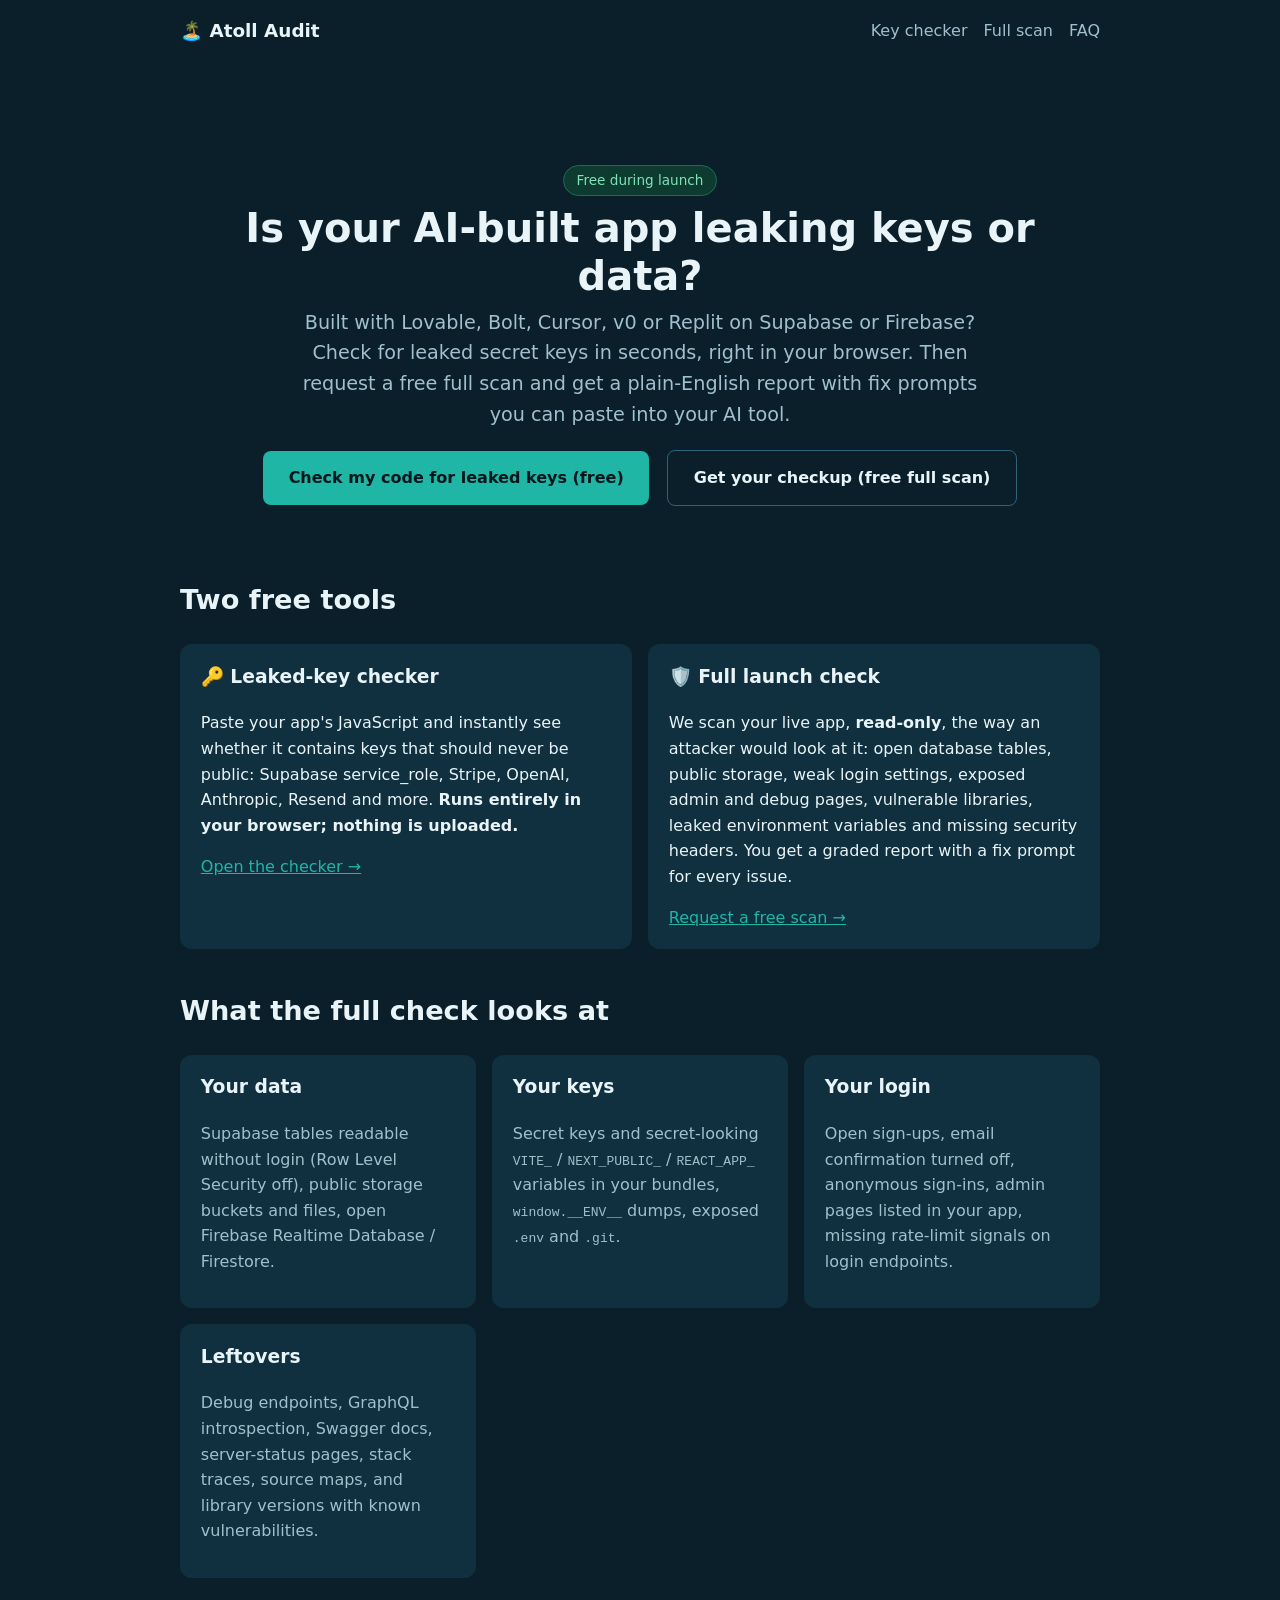
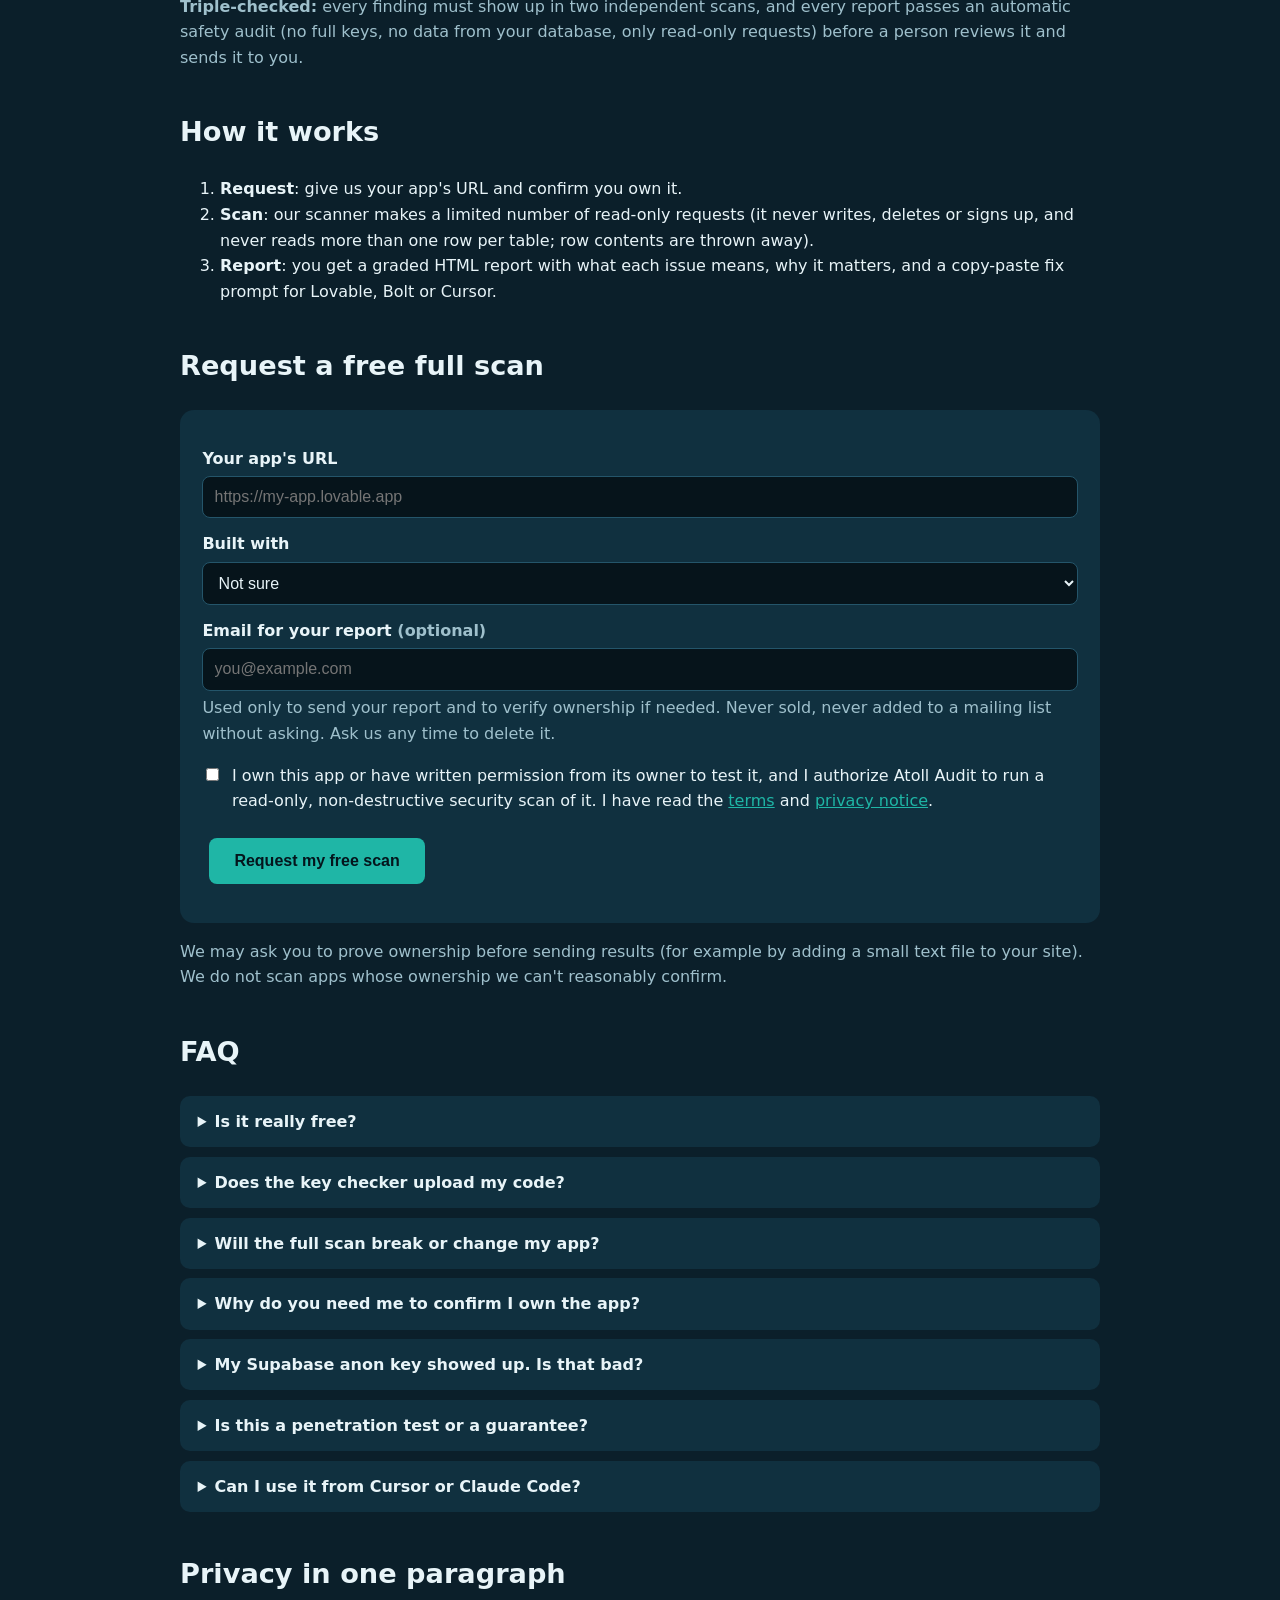
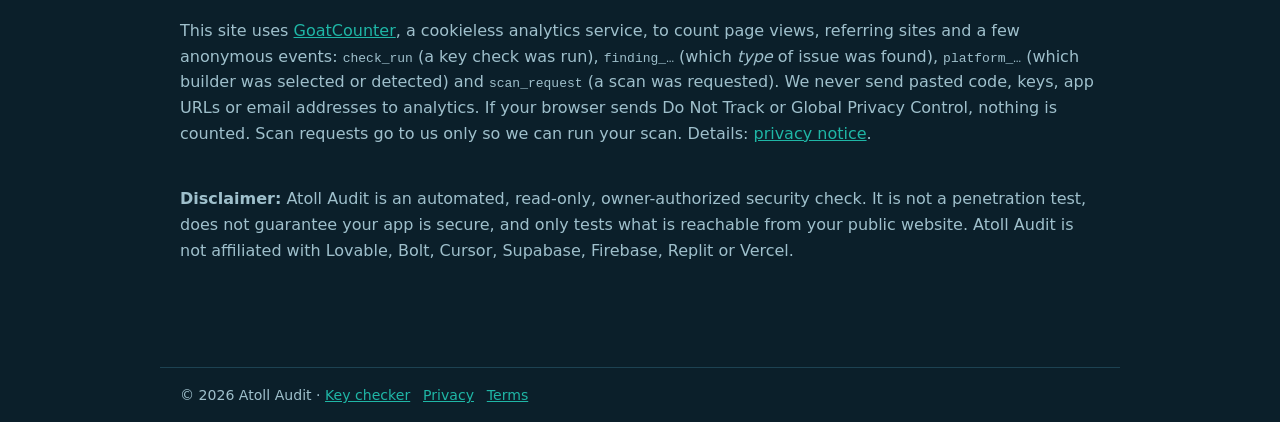
<file: index.html>
<!doctype html>
<html lang="en">
<head>
<meta charset="utf-8">
<meta name="viewport" content="width=device-width,initial-scale=1">
<title>Atoll Audit · Free security check for apps built with Lovable, Bolt &amp; Cursor</title>
<meta name="description" content="Free leaked-key checker and free read-only security scan for apps built with AI coding tools on Supabase or Firebase. Plain-English fixes you can paste into your AI tool.">
<meta name="referrer" content="strict-origin-when-cross-origin">
<link rel="stylesheet" href="site.css">
<script src="config.js"></script>
<script src="analytics.js"></script>
</head>
<body>
<nav><a class="brand" href="index.html">🏝️ Atoll Audit</a><span class="links"><a href="checker/index.html">Key checker</a><a href="#request">Full scan</a><a href="#faq">FAQ</a></span></nav>
<main>
<section class="hero">
  <span class="badge">Free during launch</span>
  <h1>Is your AI-built app leaking keys or data?</h1>
  <p>Built with Lovable, Bolt, Cursor, v0 or Replit on Supabase or Firebase? Check for leaked secret keys in seconds, right in your browser. Then request a free full scan and get a plain-English report with fix prompts you can paste into your AI tool.</p>
  <a class="btn" href="checker/index.html">Check my code for leaked keys (free)</a>
  <a class="btn ghost" href="#request">Get your checkup (free full scan)</a>
</section>

<section>
  <h2>Two free tools</h2>
  <div class="grid">
    <div class="card"><h3>🔑 Leaked-key checker</h3><p>Paste your app's JavaScript and instantly see whether it contains keys that should never be public: Supabase service_role, Stripe, OpenAI, Anthropic, Resend and more. <b>Runs entirely in your browser; nothing is uploaded.</b></p><a href="checker/index.html">Open the checker →</a></div>
    <div class="card"><h3>🛡️ Full launch check</h3><p>We scan your live app, <b>read-only</b>, the way an attacker would look at it: open database tables, public storage, weak login settings, exposed admin and debug pages, vulnerable libraries, leaked environment variables and missing security headers. You get a graded report with a fix prompt for every issue.</p><a href="#request">Request a free scan →</a></div>
  </div>
</section>

<section>
  <h2>What the full check looks at</h2>
  <div class="grid">
    <div class="card"><h3>Your data</h3><p class="muted">Supabase tables readable without login (Row Level Security off), public storage buckets and files, open Firebase Realtime Database / Firestore.</p></div>
    <div class="card"><h3>Your keys</h3><p class="muted">Secret keys and secret-looking <code>VITE_</code> / <code>NEXT_PUBLIC_</code> / <code>REACT_APP_</code> variables in your bundles, <code>window.__ENV__</code> dumps, exposed <code>.env</code> and <code>.git</code>.</p></div>
    <div class="card"><h3>Your login</h3><p class="muted">Open sign-ups, email confirmation turned off, anonymous sign-ins, admin pages listed in your app, missing rate-limit signals on login endpoints.</p></div>
    <div class="card"><h3>Leftovers</h3><p class="muted">Debug endpoints, GraphQL introspection, Swagger docs, server-status pages, stack traces, source maps, and library versions with known vulnerabilities.</p></div>
  </div>
  <p class="muted"><b>Triple-checked:</b> every finding must show up in two independent scans, and every report passes an automatic safety audit (no full keys, no data from your database, only read-only requests) before a person reviews it and sends it to you.</p>
</section>

<section>
  <h2>How it works</h2>
  <ol>
    <li><b>Request</b>: give us your app's URL and confirm you own it.</li>
    <li><b>Scan</b>: our scanner makes a limited number of read-only requests (it never writes, deletes or signs up, and never reads more than one row per table; row contents are thrown away).</li>
    <li><b>Report</b>: you get a graded HTML report with what each issue means, why it matters, and a copy-paste fix prompt for Lovable, Bolt or Cursor.</li>
  </ol>
</section>

<section id="request">
  <h2>Request a free full scan</h2>
  <form id="scan-form" novalidate>
    <label for="app_url">Your app's URL</label>
    <input id="app_url" name="app_url" type="url" placeholder="https://my-app.lovable.app" required>
    <label for="platform">Built with</label>
    <select id="platform" name="platform">
      <option value="unknown">Not sure</option><option value="lovable">Lovable</option><option value="bolt">Bolt</option><option value="cursor">Cursor</option>
      <option value="replit">Replit</option><option value="v0">v0</option><option value="other">Other</option>
    </select>
    <label for="email">Email for your report <span class="muted">(optional)</span></label>
    <input id="email" name="email" type="email" placeholder="you@example.com" autocomplete="email">
    <p class="muted" style="margin:.3rem 0 0">Used only to send your report and to verify ownership if needed. Never sold, never added to a mailing list without asking. Ask us any time to delete it.</p>
    <input class="hp" type="text" name="company_website" tabindex="-1" autocomplete="off" aria-hidden="true">
    <label class="check"><input type="checkbox" id="owns_app" name="owns_app" value="yes" required>
      <span>I own this app or have written permission from its owner to test it, and I authorize Atoll Audit to run a read-only, non-destructive security scan of it. I have read the <a href="terms.html">terms</a> and <a href="privacy.html">privacy notice</a>.</span></label>
    <button class="btn" type="submit">Request my free scan</button>
    <div id="form-msg" aria-live="polite" style="margin-top:1rem"></div>
  </form>
  <p class="muted">We may ask you to prove ownership before sending results (for example by adding a small text file to your site). We do not scan apps whose ownership we can't reasonably confirm.</p>
</section>

<section id="faq">
  <h2>FAQ</h2>
  <details><summary>Is it really free?</summary><p>Yes. During launch both the key checker and the full scan are free. If we ever add paid options, anything you already received stays free.</p></details>
  <details><summary>Does the key checker upload my code?</summary><p>No. The detection runs in JavaScript on your device, and the page's security policy blocks it from sending your text anywhere. Only anonymous counts (for example "a check was run") are recorded, and not even those if your browser sends Do Not Track or Global Privacy Control.</p></details>
  <details><summary>Will the full scan break or change my app?</summary><p>No. It only uses read requests (GET/HEAD/OPTIONS), waits between requests, reads at most one row per table and immediately discards the contents, and never calls your server functions, signs up, or logs in.</p></details>
  <details><summary>Why do you need me to confirm I own the app?</summary><p>Scanning someone else's app without permission can be illegal. We only scan apps whose owner asked us to.</p></details>
  <details><summary>My Supabase anon key showed up. Is that bad?</summary><p>No. The anon/publishable key is meant to be public. It's only dangerous if Row Level Security is off on a table, which is what the full scan checks.</p></details>
  <details><summary>Is this a penetration test or a guarantee?</summary><p>No. It's an automated check for the most common mistakes in AI-built apps. A clean report does not guarantee your app is secure.</p></details>
  <details><summary>Can I use it from Cursor or Claude Code?</summary><p>A local MCP server is in development, so your AI coding assistant can run the same checks. Ask us if you'd like early access.</p></details>
</section>

<section id="privacy-notice">
  <h2>Privacy in one paragraph</h2>
  <p class="muted">This site uses <a href="https://www.goatcounter.com" rel="noopener">GoatCounter</a>, a cookieless analytics service, to count page views, referring sites and a few anonymous events: <code>check_run</code> (a key check was run), <code>finding_…</code> (which <i>type</i> of issue was found), <code>platform_…</code> (which builder was selected or detected) and <code>scan_request</code> (a scan was requested). We never send pasted code, keys, app URLs or email addresses to analytics. If your browser sends Do Not Track or Global Privacy Control, nothing is counted. Scan requests go to us only so we can run your scan. Details: <a href="privacy.html">privacy notice</a>.</p>
</section>

<section>
  <p class="muted"><b>Disclaimer:</b> Atoll Audit is an automated, read-only, owner-authorized security check. It is not a penetration test, does not guarantee your app is secure, and only tests what is reachable from your public website. Atoll Audit is not affiliated with Lovable, Bolt, Cursor, Supabase, Firebase, Replit or Vercel.</p>
</section>
</main>
<footer>© 2026 Atoll Audit · <a href="checker/index.html">Key checker</a><a href="privacy.html">Privacy</a><a href="terms.html">Terms</a></footer>
<script>
(function () {
  var C = window.ATOLL_CONFIG || {};
  var form = document.getElementById("scan-form"), msg = document.getElementById("form-msg");
  function isSet(v, ph) { return v && v !== ph; }
  function show(cls, text) { msg.className = cls; msg.textContent = text; }
  form.addEventListener("submit", function (e) {
    e.preventDefault();
    var url = form.app_url.value.trim(), email = form.email.value.trim();
    if (form.company_website.value) return show("okmsg", "Thanks!"); // honeypot: silently drop bots
    if (!/^https?:\/\/[^\s/$.?#][^\s]*$/i.test(url)) return show("notice", "Please enter your app's full URL, starting with https://");
    if (email && !/^[^\s@]+@[^\s@]+\.[^\s@]+$/.test(email)) return show("notice", "That email address doesn't look right (or leave it empty).");
    if (!form.owns_app.checked) return show("notice", "Please confirm you own this app (or have permission to test it).");
    var fields = { app_url: url, email: email, platform: form.platform.value, owns_app: "yes",
                   consent_text_version: "2026-10-17-draft", consent_at: new Date().toISOString() };
    var endpoint = isSet(C.SCAN_REQUEST_URL, "SCAN_REQUEST_URL") ? C.SCAN_REQUEST_URL :
                   isSet(C.CONTACT_EMAIL, "CONTACT_EMAIL") ? "mailto:" + C.CONTACT_EMAIL : "";
    function counted() { if (window.atollAnalytics) { window.atollAnalytics.track("scan_request"); window.atollAnalytics.track("platform_" + fields.platform); } }
    if (/^https:\/\//i.test(endpoint)) {
      var fd = new FormData(); Object.keys(fields).forEach(function (k) { fd.append(k, fields[k]); });
      show("muted", "Sending…");
      fetch(endpoint, { method: "POST", body: fd, headers: { Accept: "application/json" } }).then(function (r) {
        if (!r.ok) throw new Error(r.status);
        counted(); form.reset(); show("okmsg", "Got it! We'll run your read-only scan and send the report" + (email ? " to " + email : "") + ", usually within 2 business days.");
      }).catch(function () { show("notice", "Sorry, that didn't go through. Please try again in a minute."); });
    } else if (/^mailto:/i.test(endpoint)) {
      var body = "Please run a free Atoll Audit scan.\n\nApp URL: " + url + "\nEmail: " + (email || "(reply to this email)") + "\nBuilt with: " + fields.platform +
                 "\nOwnership confirmed: yes (I own this app or have the owner's written permission and authorize a read-only scan)\nConsent time: " + fields.consent_at + "\n";
      counted();
      location.href = endpoint + "?subject=" + encodeURIComponent("Atoll Audit scan request") + "&body=" + encodeURIComponent(body);
      show("okmsg", "Your email app should open with the request filled in. Just press Send.");
    } else {
      show("notice", "Scan requests open very soon. Please check back shortly, or use the free key checker now.");
    }
  });
})();
</script>
</body>
</html>
</file>
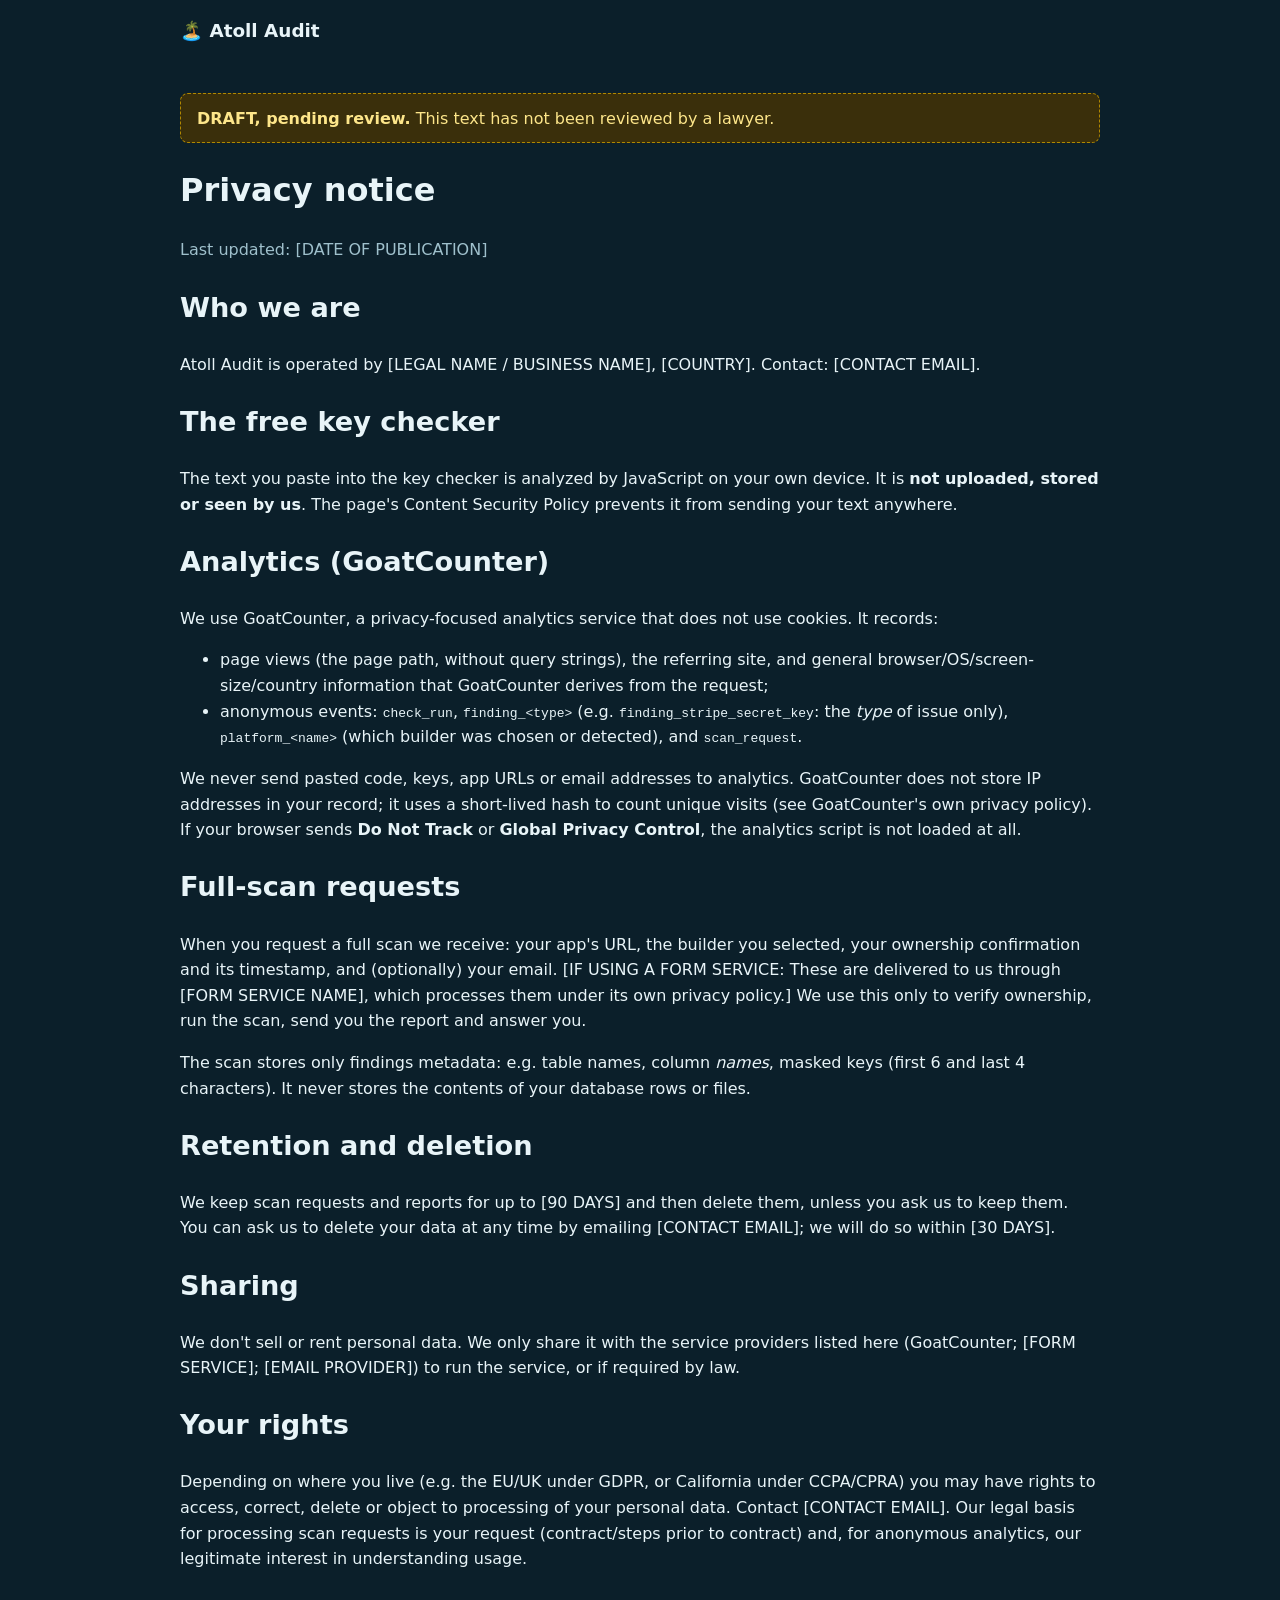
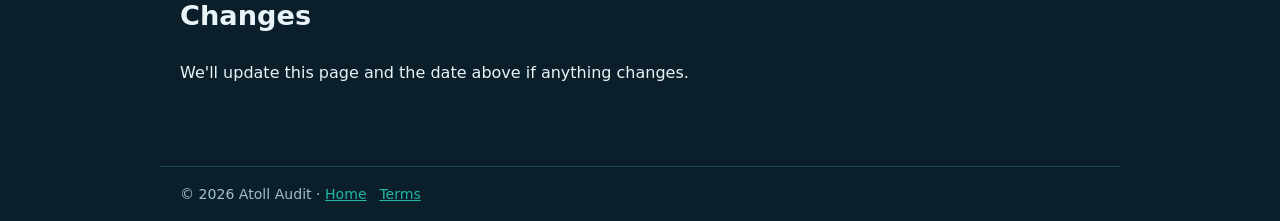
<file: privacy.html>
<!doctype html>
<html lang="en"><head><meta charset="utf-8"><meta name="viewport" content="width=device-width,initial-scale=1">
<title>Privacy notice · Atoll Audit</title><link rel="stylesheet" href="site.css"><script src="config.js"></script><script src="analytics.js"></script></head>
<body><nav><a class="brand" href="index.html">🏝️ Atoll Audit</a></nav><main>
<!-- DRAFT FOR JESSE'S REVIEW. Not legal advice. Replace [bracketed] items before publishing. -->
<p class="draft"><b>DRAFT, pending review.</b> This text has not been reviewed by a lawyer.</p>
<h1>Privacy notice</h1>
<p class="muted">Last updated: [DATE OF PUBLICATION]</p>
<h2>Who we are</h2><p>Atoll Audit is operated by [LEGAL NAME / BUSINESS NAME], [COUNTRY]. Contact: [CONTACT EMAIL].</p>
<h2>The free key checker</h2><p>The text you paste into the key checker is analyzed by JavaScript on your own device. It is <b>not uploaded, stored or seen by us</b>. The page's Content Security Policy prevents it from sending your text anywhere.</p>
<h2>Analytics (GoatCounter)</h2>
<p>We use GoatCounter, a privacy-focused analytics service that does not use cookies. It records:</p>
<ul><li>page views (the page path, without query strings), the referring site, and general browser/OS/screen-size/country information that GoatCounter derives from the request;</li>
<li>anonymous events: <code>check_run</code>, <code>finding_&lt;type&gt;</code> (e.g. <code>finding_stripe_secret_key</code>: the <i>type</i> of issue only), <code>platform_&lt;name&gt;</code> (which builder was chosen or detected), and <code>scan_request</code>.</li></ul>
<p>We never send pasted code, keys, app URLs or email addresses to analytics. GoatCounter does not store IP addresses in your record; it uses a short-lived hash to count unique visits (see GoatCounter's own privacy policy). If your browser sends <b>Do Not Track</b> or <b>Global Privacy Control</b>, the analytics script is not loaded at all.</p>
<h2>Full-scan requests</h2>
<p>When you request a full scan we receive: your app's URL, the builder you selected, your ownership confirmation and its timestamp, and (optionally) your email. [IF USING A FORM SERVICE: These are delivered to us through [FORM SERVICE NAME], which processes them under its own privacy policy.] We use this only to verify ownership, run the scan, send you the report and answer you.</p>
<p>The scan stores only findings metadata: e.g. table names, column <i>names</i>, masked keys (first 6 and last 4 characters). It never stores the contents of your database rows or files.</p>
<h2>Retention and deletion</h2><p>We keep scan requests and reports for up to [90 DAYS] and then delete them, unless you ask us to keep them. You can ask us to delete your data at any time by emailing [CONTACT EMAIL]; we will do so within [30 DAYS].</p>
<h2>Sharing</h2><p>We don't sell or rent personal data. We only share it with the service providers listed here (GoatCounter; [FORM SERVICE]; [EMAIL PROVIDER]) to run the service, or if required by law.</p>
<h2>Your rights</h2><p>Depending on where you live (e.g. the EU/UK under GDPR, or California under CCPA/CPRA) you may have rights to access, correct, delete or object to processing of your personal data. Contact [CONTACT EMAIL]. Our legal basis for processing scan requests is your request (contract/steps prior to contract) and, for anonymous analytics, our legitimate interest in understanding usage.</p>
<h2>Changes</h2><p>We'll update this page and the date above if anything changes.</p>
</main><footer>© 2026 Atoll Audit · <a href="index.html">Home</a><a href="terms.html">Terms</a></footer></body></html>
</file>
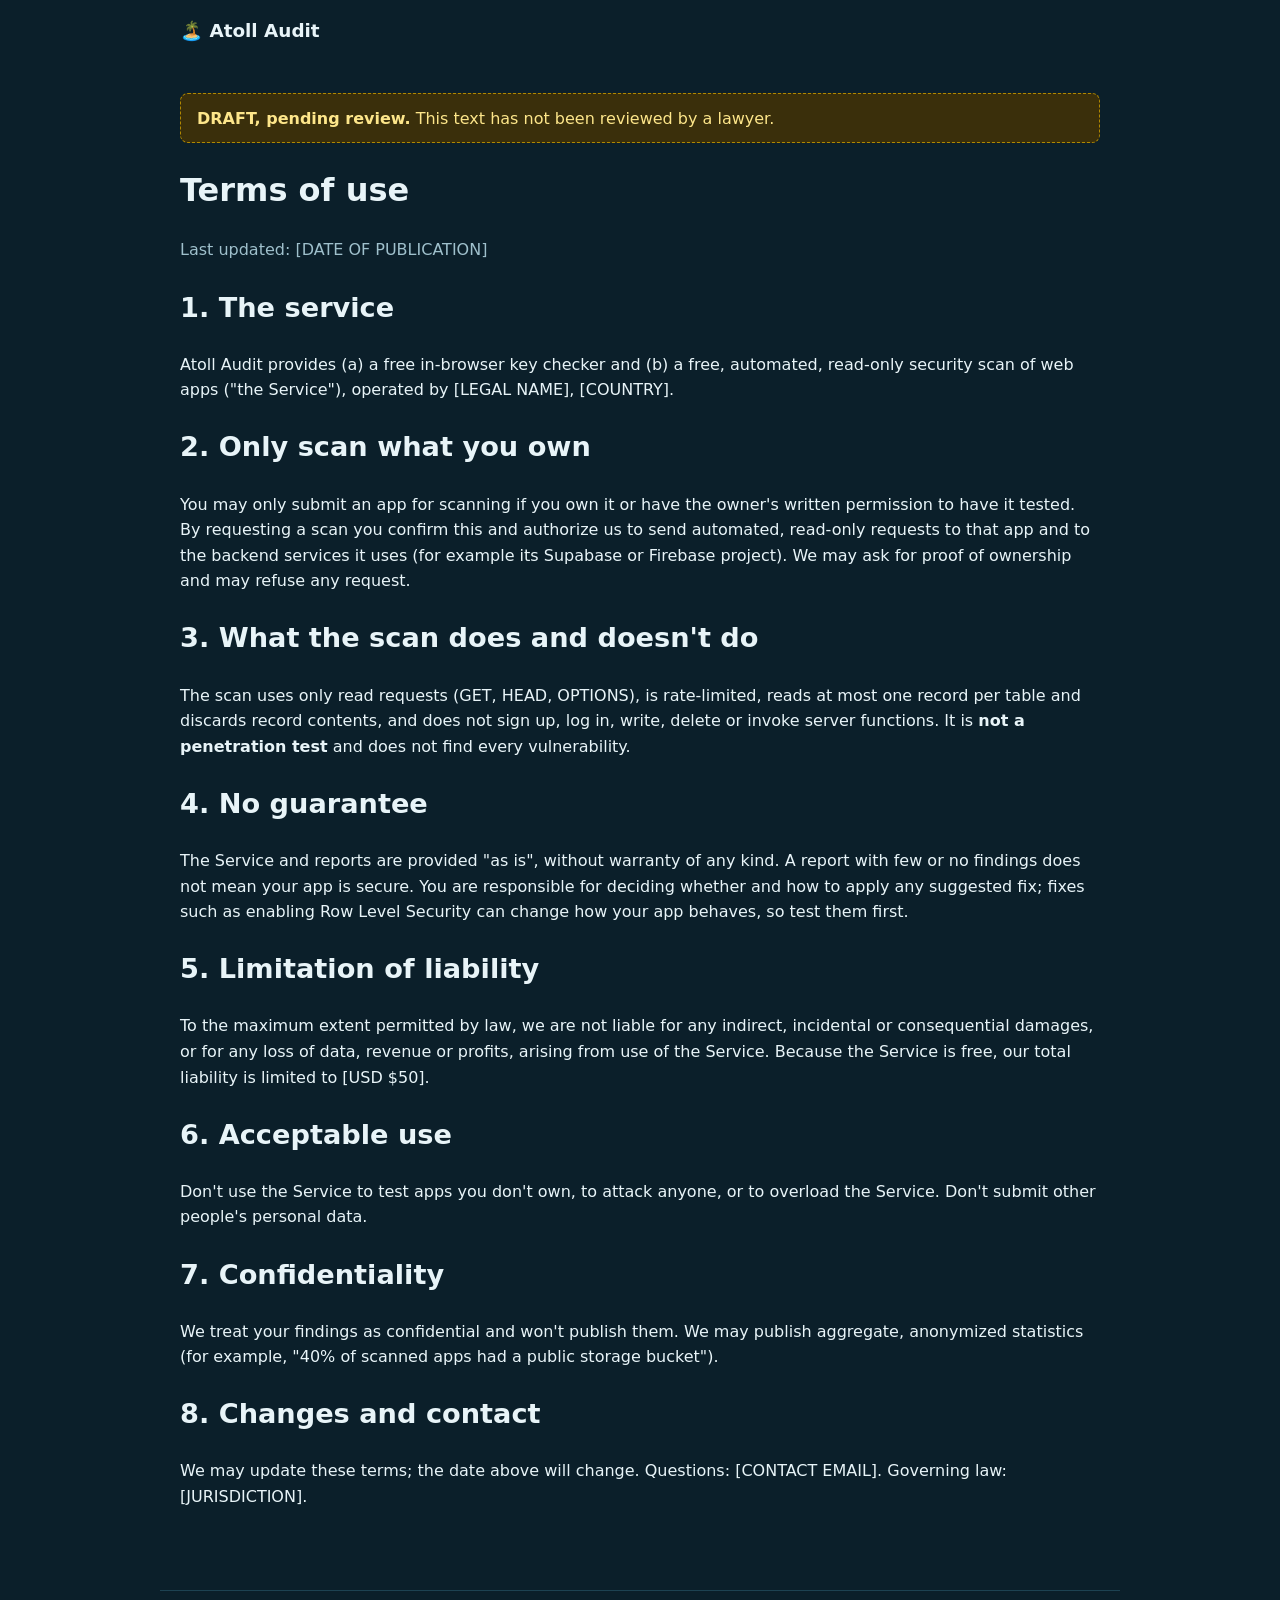
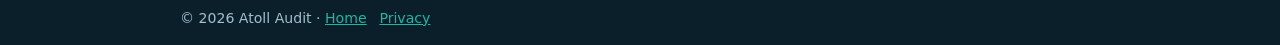
<file: terms.html>
<!doctype html>
<html lang="en"><head><meta charset="utf-8"><meta name="viewport" content="width=device-width,initial-scale=1">
<title>Terms of use · Atoll Audit</title><link rel="stylesheet" href="site.css"><script src="config.js"></script><script src="analytics.js"></script></head>
<body><nav><a class="brand" href="index.html">🏝️ Atoll Audit</a></nav><main>
<!-- DRAFT FOR JESSE'S REVIEW. Not legal advice. Replace [bracketed] items before publishing. -->
<p class="draft"><b>DRAFT, pending review.</b> This text has not been reviewed by a lawyer.</p>
<h1>Terms of use</h1><p class="muted">Last updated: [DATE OF PUBLICATION]</p>
<h2>1. The service</h2><p>Atoll Audit provides (a) a free in-browser key checker and (b) a free, automated, read-only security scan of web apps ("the Service"), operated by [LEGAL NAME], [COUNTRY].</p>
<h2>2. Only scan what you own</h2><p>You may only submit an app for scanning if you own it or have the owner's written permission to have it tested. By requesting a scan you confirm this and authorize us to send automated, read-only requests to that app and to the backend services it uses (for example its Supabase or Firebase project). We may ask for proof of ownership and may refuse any request.</p>
<h2>3. What the scan does and doesn't do</h2><p>The scan uses only read requests (GET, HEAD, OPTIONS), is rate-limited, reads at most one record per table and discards record contents, and does not sign up, log in, write, delete or invoke server functions. It is <b>not a penetration test</b> and does not find every vulnerability.</p>
<h2>4. No guarantee</h2><p>The Service and reports are provided "as is", without warranty of any kind. A report with few or no findings does not mean your app is secure. You are responsible for deciding whether and how to apply any suggested fix; fixes such as enabling Row Level Security can change how your app behaves, so test them first.</p>
<h2>5. Limitation of liability</h2><p>To the maximum extent permitted by law, we are not liable for any indirect, incidental or consequential damages, or for any loss of data, revenue or profits, arising from use of the Service. Because the Service is free, our total liability is limited to [USD $50].</p>
<h2>6. Acceptable use</h2><p>Don't use the Service to test apps you don't own, to attack anyone, or to overload the Service. Don't submit other people's personal data.</p>
<h2>7. Confidentiality</h2><p>We treat your findings as confidential and won't publish them. We may publish aggregate, anonymized statistics (for example, "40% of scanned apps had a public storage bucket").</p>
<h2>8. Changes and contact</h2><p>We may update these terms; the date above will change. Questions: [CONTACT EMAIL]. Governing law: [JURISDICTION].</p>
</main><footer>© 2026 Atoll Audit · <a href="index.html">Home</a><a href="privacy.html">Privacy</a></footer></body></html>
</file>
<file: site.css>
:root{--bg:#0b1f2a;--panel:#10303f;--ink:#e8f4f8;--muted:#9fc0cc;--teal:#1fb6a6}
*{box-sizing:border-box}body{margin:0;font-family:system-ui,-apple-system,Segoe UI,Roboto,sans-serif;background:var(--bg);color:var(--ink);line-height:1.6}
a{color:var(--teal)}nav,main,footer{max-width:960px;margin:0 auto;padding:1rem 1.25rem}
nav{display:flex;justify-content:space-between;align-items:center}nav a.brand{color:var(--ink);font-weight:800;text-decoration:none;font-size:1.15rem}nav .links a{margin-left:1rem;color:var(--muted);text-decoration:none}
.hero{text-align:center;padding:3rem 0 2rem}.hero h1{font-size:2.5rem;line-height:1.2;margin:.5rem 0}.hero p{font-size:1.2rem;color:var(--muted);max-width:680px;margin:0 auto}
.btn{display:inline-block;margin:1.2rem .4rem 0;padding:.9rem 1.6rem;background:var(--teal);color:#04151c;border-radius:8px;text-decoration:none;font-weight:700;border:0;font-size:1rem;cursor:pointer}
.btn.ghost{background:transparent;color:var(--ink);border:1px solid #2d6378}
.badge{display:inline-block;background:#0e3b30;color:#7ee2b8;border:1px solid #1d6b55;border-radius:999px;padding:.2rem .8rem;font-size:.85rem}
.grid{display:grid;grid-template-columns:repeat(auto-fit,minmax(260px,1fr));gap:1rem}.card{background:var(--panel);border-radius:12px;padding:1.1rem 1.3rem}
.card h3{margin-top:0}section{margin:2.5rem 0}h2{font-size:1.7rem}.muted{color:var(--muted)}
form{background:var(--panel);border-radius:14px;padding:1.4rem}label{display:block;margin:.8rem 0 .3rem;font-weight:600}
input[type=url],input[type=email],select{width:100%;padding:.7rem;border-radius:8px;border:1px solid #24556a;background:#06141b;color:var(--ink);font-size:1rem}
.check{display:flex;gap:.6rem;align-items:flex-start;font-weight:400;margin-top:1rem}.check input{margin-top:.35rem}
.hp{position:absolute;left:-10000px}.notice{background:#3a2f0b;border:1px solid #7a6213;color:#fde68a;border-radius:8px;padding:.8rem 1rem}
.okmsg{background:#0e3b30;border:1px solid #1d6b55;border-radius:8px;padding:.8rem 1rem}
details{background:var(--panel);border-radius:10px;padding:.8rem 1.1rem;margin:.6rem 0}summary{cursor:pointer;font-weight:600}
.draft{background:#3a2f0b;color:#fde68a;border:1px dashed #b08800;padding:.7rem 1rem;border-radius:8px}
footer{color:var(--muted);font-size:.88rem;border-top:1px solid #1d4252;margin-top:3rem}footer a{margin-right:.8rem}
</file>
